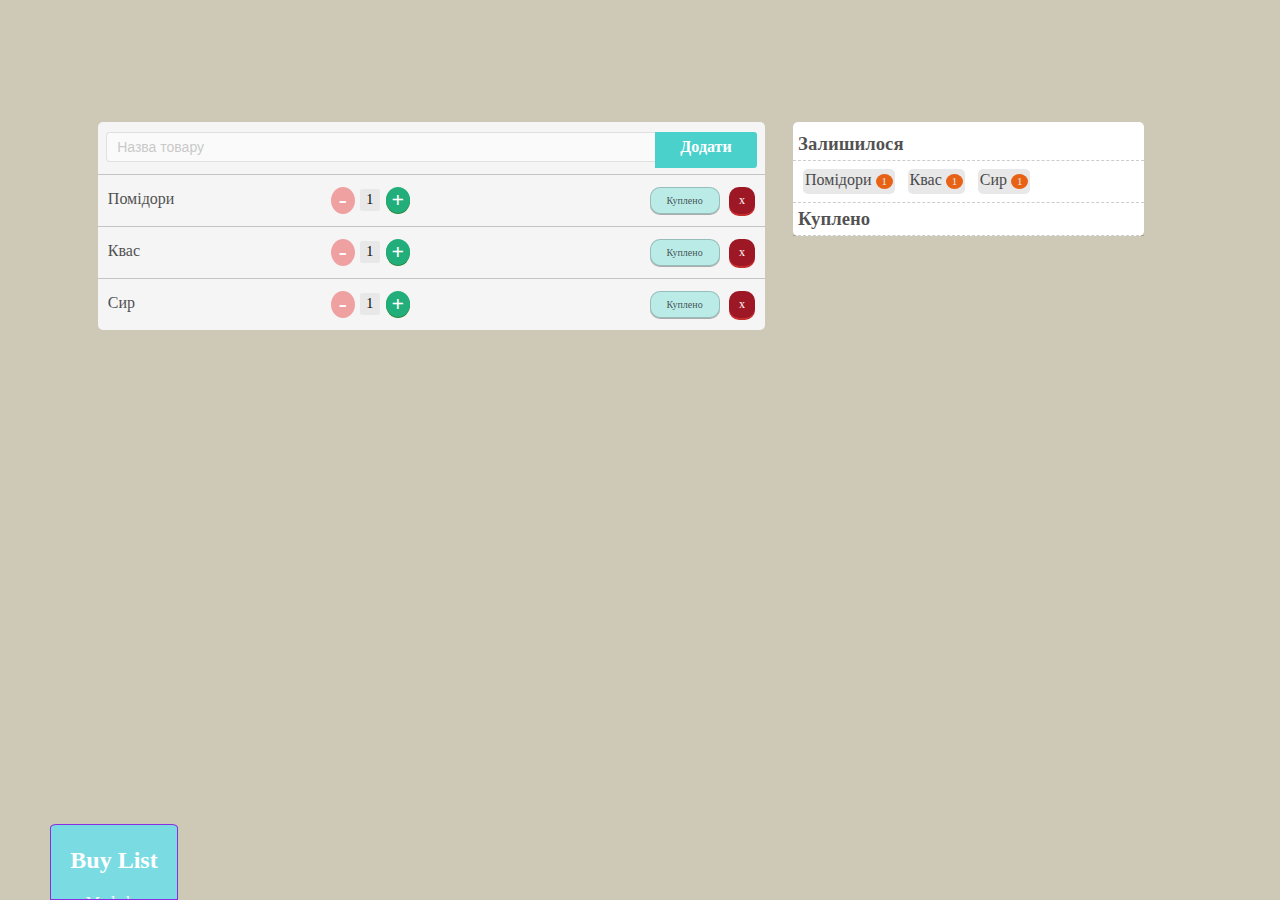
<file: 03Week/index.html>
<!DOCTYPE html>
<html lang="en">
<head>
    <meta charset="UTF-8">
    <meta name="viewport" content="width=device-width, initial-scale=1">
    <title>Buy List</title>
    <link rel="stylesheet" href="css/style.css">
</head>
<body>
<div class="external">
    <div class="leftside">
        <div class="list">
            <div class="find">
                <div class="add">
                    <div class="findplace">
                        <input class="findfield" type="text" placeholder="Назва товару" value="">
                    </div>
                    <div class="sumbit" data-tooltip="Add">
                        <div class="text">Додати</div>
                    </div>
                </div>
            </div>
            <div class="productlist">
                <div class="prodlist">
                    <div class="eachproduct">
                        <div class="change"><input class="changename" type="text" placeholder="Нова назва"></div>
                        <div class="name">Помідори</div>
                        <div class="amount">
                            <div class="minus" data-tooltip="Decrease">-</div>
                            <div class="amt"></div>
                            <div class="plus" data-tooltip="Increase">+</div>
                        </div>
                        <div class="state">
                            <div class="del" data-tooltip="Delete">x</div>
                            <div class="incart" data-tooltip="Bought">Куплено</div>
                            <div class="notincart" data-tooltip="Not bought">Не куплено</div>
                        </div>
                    </div>
                </div>
            </div>
        </div>
    </div>
    <div class="rightside">
        <div class="info">
            <div class="leftover">
                <div class="leftproducts">
                   <h3>Залишилося</h3>
                </div>
            </div>
            <div class="productlist">
                <div class="notbought">
                    <span class="selectedproduct">
                        <div class="title">Помідори</div>
                        <div class="circle"></div>
                    </span>
                </div>
            </div>
            <div class="bought">
                <div class="boughtproduct">
                    <h3>Куплено</h3>
                </div>
            </div>
            <div class="productlist">
                <div class="boughtproducts">
                    <span class="selectedproduct">
                        <div class="title">Помідори</div>
                        <div class="circle"></div>
                    </span>
                </div>
            </div>
        </div>
    </div>
</div>
    <div class="holder">
                <span class="list"><h2>Buy List</h2></span>
                <span class="author">Made by Oleksandr Humenyuk</span>
    </div>

<script type="text/javascript" src="js/jquery.js"></script>
<script type="text/javascript" src="js/main.js"></script>
<script type="text/javascript" src="js/buylist.js"></script>
</body>
</html>
</file>
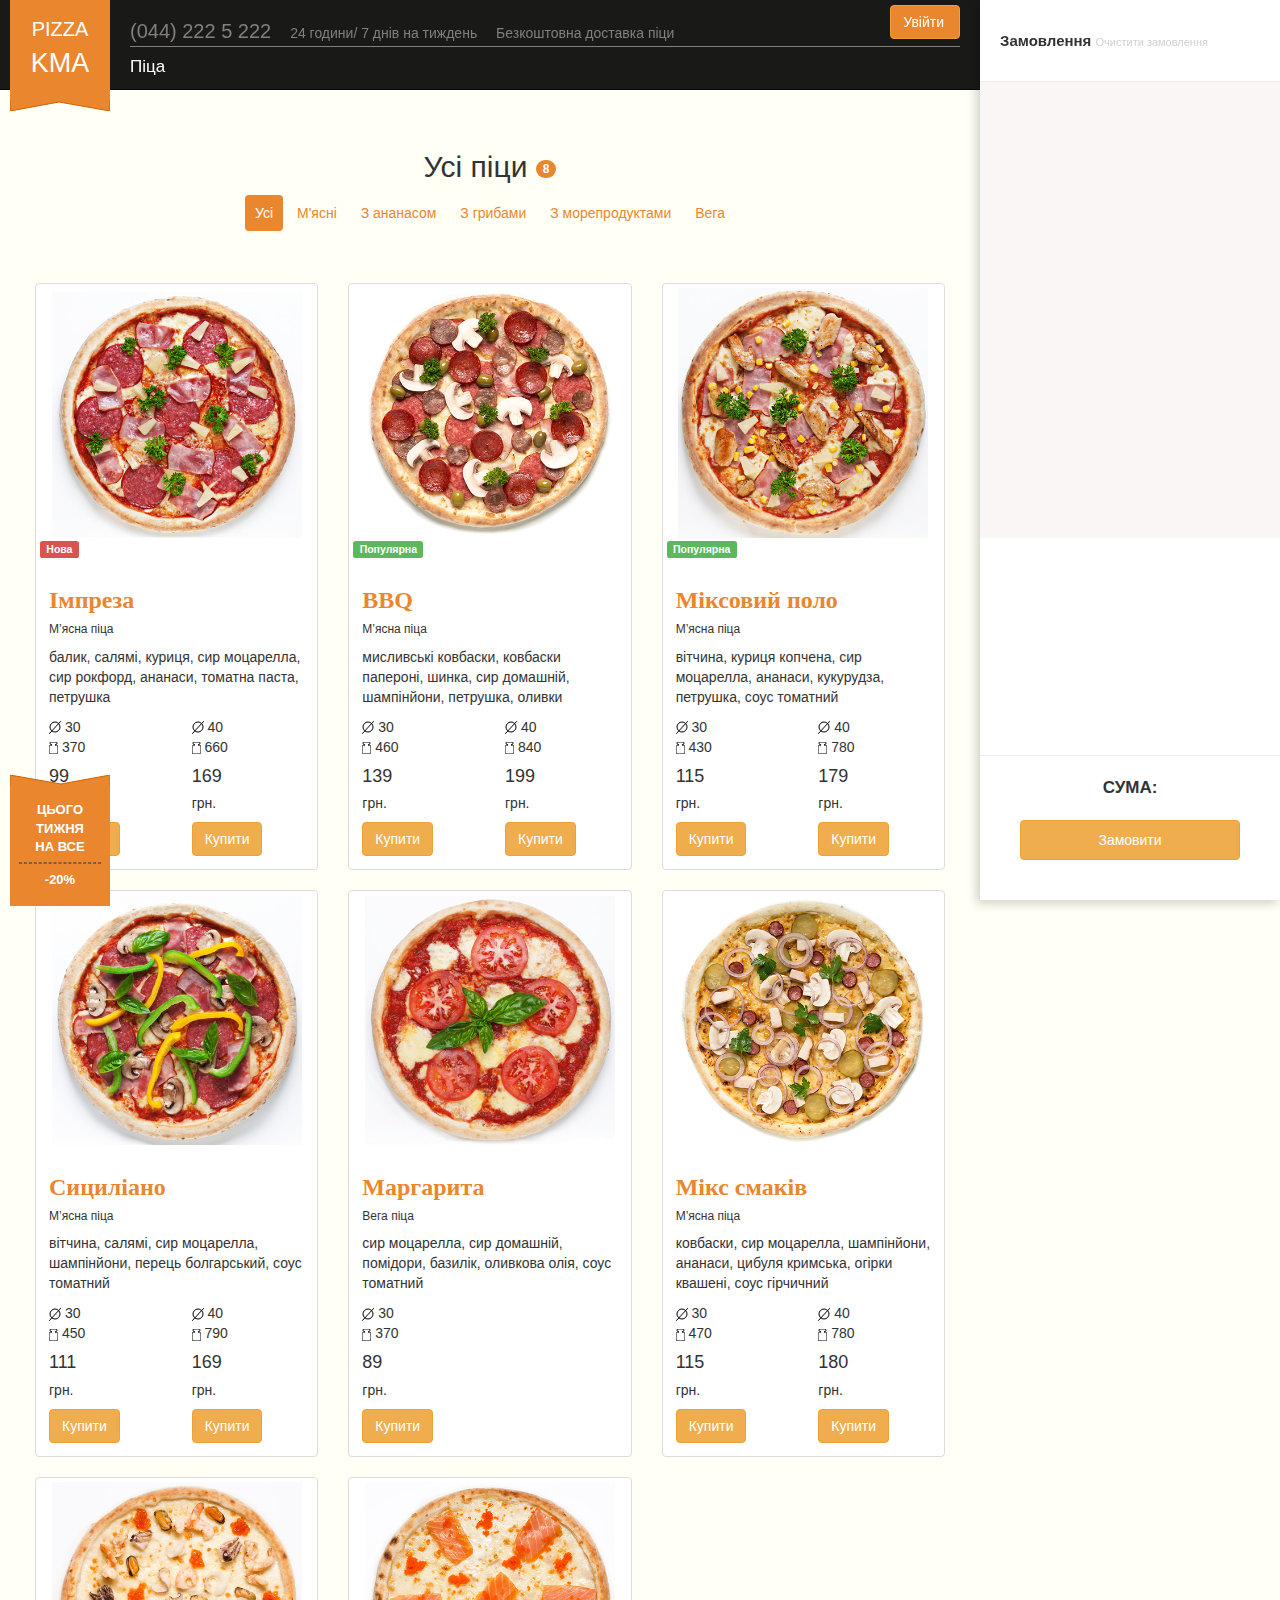
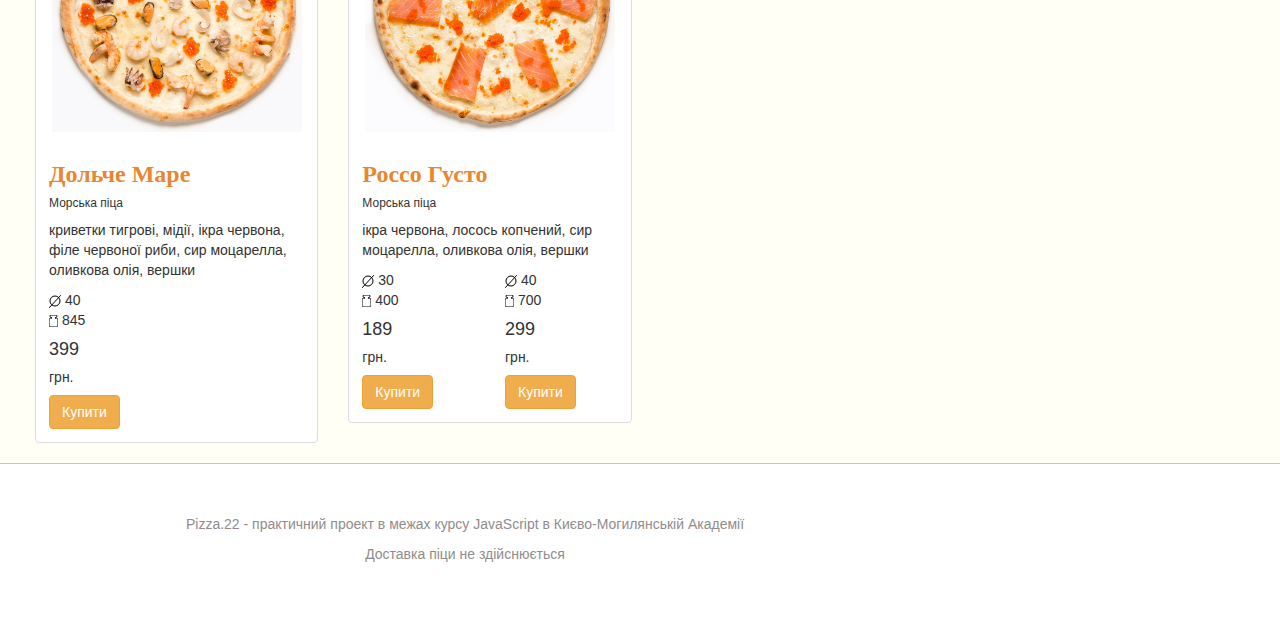
<file: 4week/www/index.html>
<!DOCTYPE html>
<html>
<head lang="en">
    <meta charset="UTF-8">
    <title>Київська піца</title>
    <!-- Bootsrap CSS -->
    <link rel="stylesheet" href="https://maxcdn.bootstrapcdn.com/bootstrap/3.3.6/css/bootstrap.min.css">

    <!-- LESS основний файл -->
    <link rel="stylesheet/less" type="text/css" href="assets/less/main.less" />
    
    <!--offline less compiler-->
    <link rel="stylesheet" type="text/css" href="assets/less/main.css" />
</head>
<body>

<div class="top-label">
    <div class="label-square">PIZZA <span>KMA<span></div>
    <img src="assets/images/discount.svg">
</div>

    <nav class="navbar navbar-inverse navbar-fixed-top navigation">
        <div class="ad-inform">
            <div class="visible-xs-inline-block visible-sm-inline-block visible-lg-inline-block visible-md-inline-block">(044) 222 5 222</div>
            <div class="visible-lg-inline-block visible-md-inline-block">24 години/ 7 днів на тиждень</div>
            <div class="visible-lg-inline-block">Безкоштовна доставка піци</div>
            <button class="btn btn-warning" type="submit">Увійти</button>
        </div>
        <div class="first-header-floor visible-lg-inline-block visible-md-inline-block">
            Піца
        </div>
    </nav>

<div class="container-fluid">
    <div class="main-content">
        <div class="pizzas-filters">
            <div class="title">
                <h2>
                <span id="type-title">Усі піци</span>
                <span class="badge">8</span>
                </h2>
            </div>
            <div class="pizza-type">
                <ul>
                    <li><a id="all" class="active" href="#">Усі</a></li>
                    <li><a id="meat" href="#">М'ясні</a></li>
                    <li><a id="pineapple" href="#">З ананасом</a></li>
                    <li><a id="mushroom" href="#">З грибами</a></li>
                    <li><a id="ocean" href="#">З морепродуктами</a></li>
                    <li><a id="tomato" href="#">Вега</a></li>
                </ul>
            </div>
        </div>

        <div class="row" id="pizza_list">
            
        </div>


    </div>
</div>

    <div class="panel-right">
        <div class="left-block">
            Замовлення
            <span class="badge"></span>
            <span id="cleanup">Очистити замовлення</span>
        </div>
        <div class="order-list">

            

        </div>
        <div class="buy-block">
            <div class="sum_price_text">
                СУМА: <span class="sum_price"></span>
            </div>
            <button class="btn btn-warning">Замовити</button>
        </div>
    </div>

<div class="footer">
    <p>Pizza.22 - практичний проект в межах курсу JavaScript в Києво-Могилянській Академії</p>
    <p>Доставка піци не здійснюється</p>
</div>

<div class="bottom-label">
    <img src="assets/images/discount.svg">
    <div class="label-square">
        ЦЬОГО<br>ТИЖНЯ<br>НА ВСЕ<br><hr>-20%
    </div>
</div>

<script type="text/javascript" src="https://code.jquery.com/jquery-3.5.0.min.js"> </script>
<script src="https://maxcdn.bootstrapcdn.com/bootstrap/3.3.6/js/bootstrap.min.js"></script>
<script type="text/javascript"  src="assets/js/main.js"> </script>
</body>
</html>
</file>
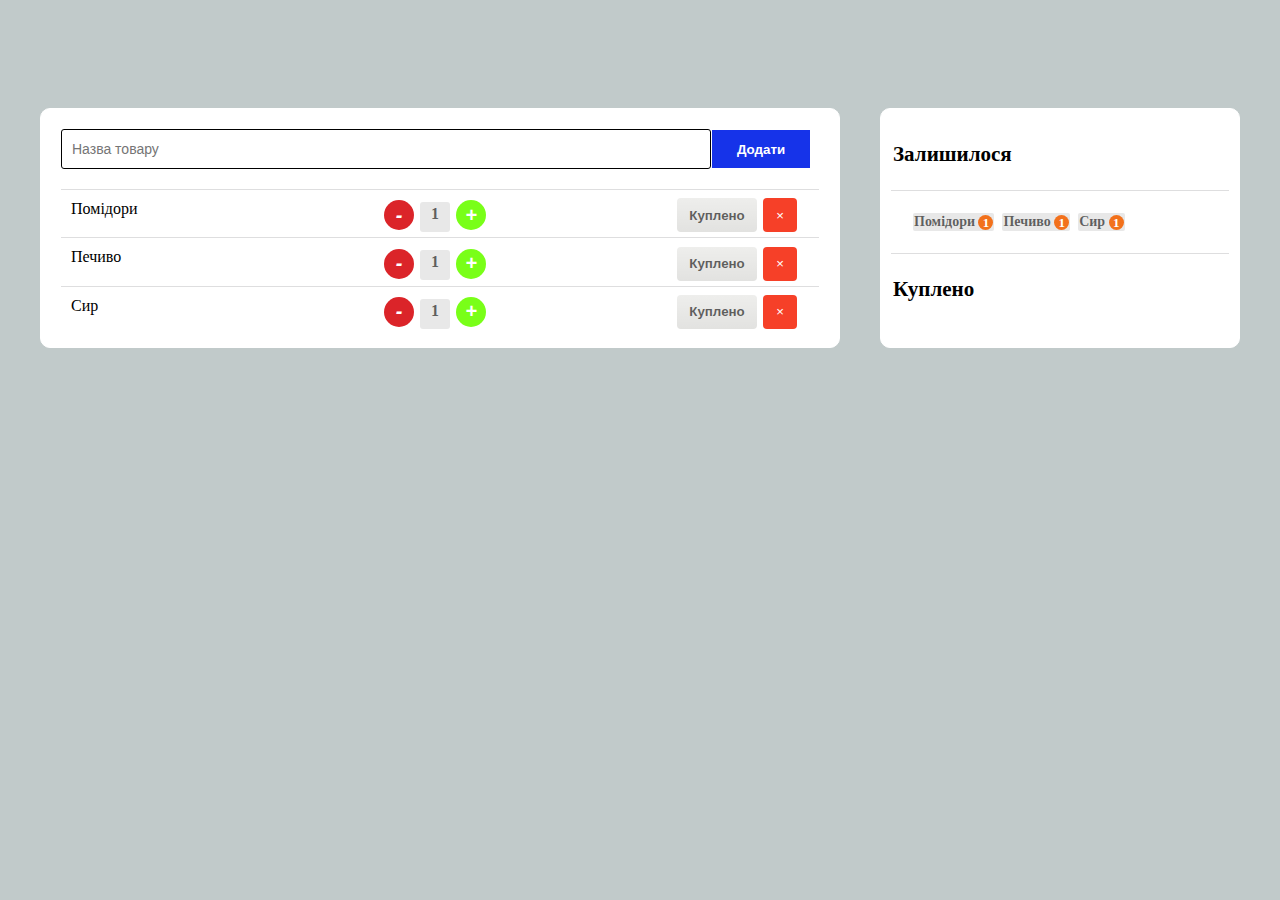
<file: 01_Week/Humenyuk1.html>
<!DOCTYPE html>
	<html>
		<head>
			<meta charset="UTF-8">
			<title>BuyList</title>
			<link rel="stylesheet" href="css/style.css">
		</head>
		<body>
	<div class="external">
		<div class="tog">
			<div class="left">
				<div class="list">
					<div class="uppbar">
					<div class="find">
						<input class="findfield" type="text" placeholder="Назва товару"> 
						<button class="addbutton">Додати</button>
					</div>
				</div>
				<div class="products">
				<div class="prodlist">
					<div class="name">
						<span class="prodname">Помідори</span>
					</div>
					<div class="amount">
						<button class="minus">
							<i class="icon"> -
							</i>
						</button>
						<span class="label">1</span>
						<button class="plus">
							<i class="icon">+</i>
						</button>
					</div>
					<div class="state">
						<button class="statebutton">Куплено</button>
						<button class="del">
							<i class="cross">&times;</i>
						</button>
					</div>
				</div>
				<div class="prodlist">
					<div class="name">
						<span class="prodname">Печиво</span>
					</div>
					<div class="amount">
						<button class="minus">
							<i class="icon"> -
							</i>
						</button>
						<span class="label">1</span>
						<button class="plus">
							<i class="icon">+</i>
						</button>
					</div>
					<div class="state">
						<button class="statebutton">Куплено</button>
						<button class="del">
							<i class="cross">&times;</i>
						</button>
					</div>
				</div>
				<div class="prodlist">
					<div class="name">
						<span class="prodname">Сир</span>
					</div>
					<div class="amount">
						<button class="minus">
							<i class="icon"> -
							</i>
						</button>
						<span class="label">1</span>
						<button class="plus">
							<i class="icon">+</i>
						</button>
					</div>
					<div class="state">
						<button class="statebutton">Куплено</button>
						<button class="del">
							<i class="cross">&times;</i>
						</button>
					</div>
				</div>
			</div>
		</div>
	</div>
		<div class="right">
			<div class="info">
				<div class="prodinfo">
					<h3>Залишилося</h3>
				</div>
				
					<div class="prodstat">
						<span class="labelstat">
							<span class="title">Помідори</span>
							<span class="circle">1</span>
						</span>
						<span class="labelstat">
							<span class="title">Печиво</span>
							<span class="circle">1</span>
						</span>
						<span class="labelstat">
							<span class="title">Сир</span>
							<span class="circle">1</span>
						</span>
					</div>
				
				<div class="prodinfo">
					<h3>Куплено</h3>
				</div>
				<div class="ui segment">
					<div class="stats-bought">
						
					</div>
				</div>
			</div>
		</div>
</div>
</body>
	</html>
</file>
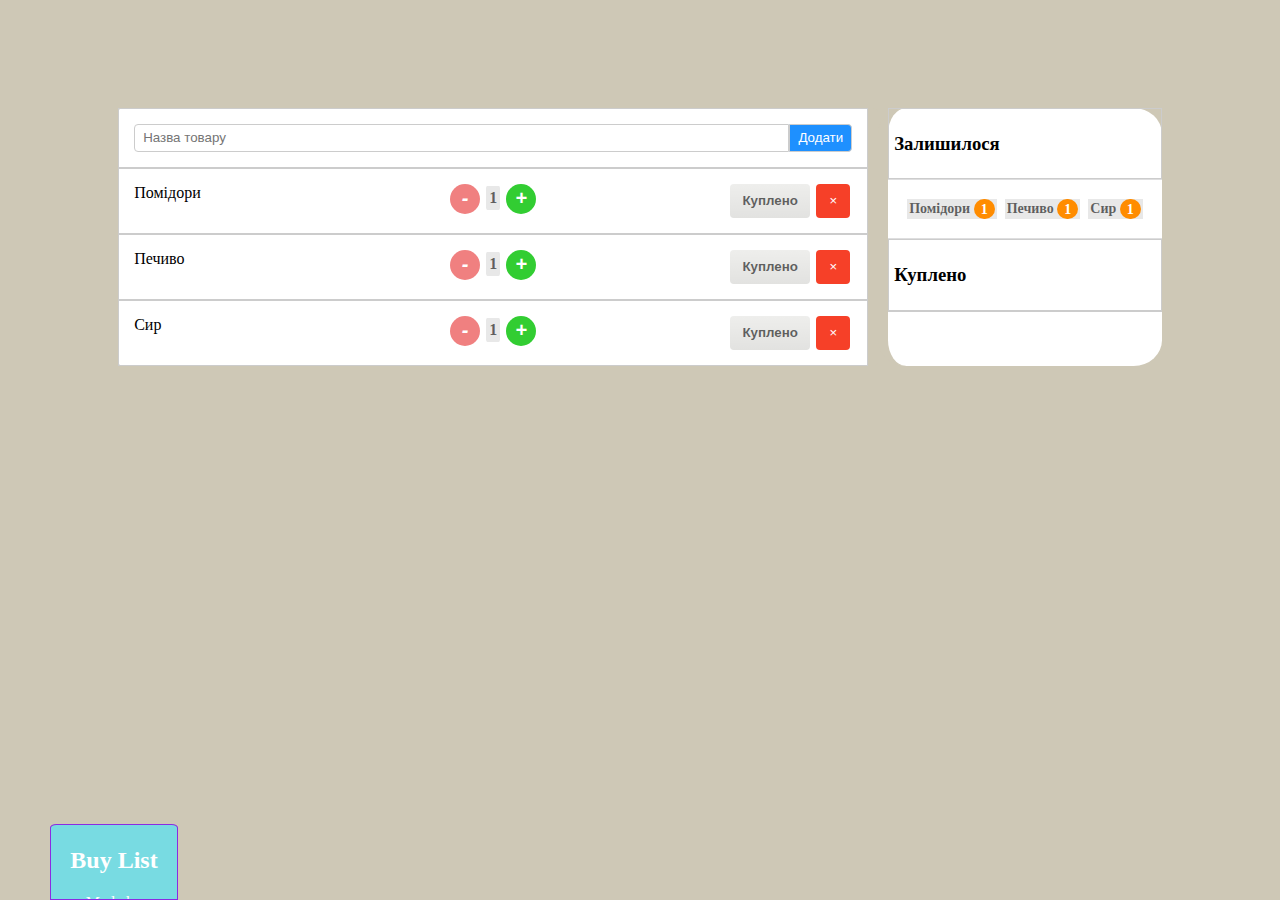
<file: 02_Week/Humenyuk1.html>
<!DOCTYPE html>
	<html>
		<head>
			<meta charset="UTF-8">
			<title>BuyList</title>
			<link rel="stylesheet" href="css/style.css">
		</head>
		<body>
	<div class="external">	
			<div class="left">
				<!--<div class="list">-->			
					<div class="find">
						<input class="findfield" type="text" placeholder="Назва товару"> 
						<button class="addbutton">Додати</button>
					</div>
				<div class="prodlist">
					<div class="name">
						<span class="prodname">Помідори</span>
					</div>
					<div class="amount">
						<div class="tooltip">
						<button class="minus">
							<i class="icon">-</i>
							<span class="tooltiptext">Decrease amount</span>
						</button>
					</div>
						<span class="label">1</span>
						<div class="tooltip">
						<button class="plus">
							<i class="icon">+</i>
							<span class="tooltiptext">Increase amount</span>
						</button>
						</div>
					</div>
					
					 <div class = "state">
                        <div class="tooltip">
                            <button class = "statebutton">Куплено</button>
                            <span class="tooltiptext">Buy</span>
                        </div>
                        <div class="tooltip">
                            <button class = "del"><i class="cross">&times;</i></button>
                            <span class="tooltiptext">Delete</span>
                        </div>
                    </div>
				</div>

			<div class="prodlist">
					<div class="name">
						<span class="prodname">Печиво</span>
					</div>
					<div class="amount">
						<div class="tooltip">
						<button class="minus">
							<i class="icon">-</i>
							<span class="tooltiptext">Decrease amount</span>
						</button>
					</div>
						<span class="label">1</span>
						<div class="tooltip">
						<button class="plus">
							<i class="icon">+</i>
							<span class="tooltiptext">Increase amount</span>
						</button>
						</div>
					</div>
					
					 <div class = "state">
                        <div class="tooltip">
                            <button class = "statebutton">Куплено</button>
                            <span class="tooltiptext">Buy</span>
                        </div>
                        <div class="tooltip">
                            <button class = "del"><i class="cross">&times;</i></button>
                            <span class="tooltiptext">Delete</span>
                        </div>
                    </div>
				</div>

			<div class="prodlist">
					<div class="name">
						<span class="prodname">Сир</span>
					</div>
					<div class="amount">
						<div class="tooltip">
						<button class="minus">
							<i class="icon">-</i>
							<span class="tooltiptext">Decrease amount</span>
						</button>
					</div>
						<span class="label">1</span>
						<div class="tooltip">
						<button class="plus">
							<i class="icon">+</i>
							<span class="tooltiptext">Increase amount</span>
						</button>
						</div>
					</div>
					
					 <div class = "state">
                        <div class="tooltip">
                            <button class = "statebutton">Куплено</button>
                            <span class="tooltiptext">Buy</span>
                        </div>
                        <div class="tooltip">
                            <button class = "del"><i class="cross">&times;</i></button>
                            <span class="tooltiptext">Delete</span>
                        </div>
                    </div>
				</div>

			<!--</div>-->
		</div>
	
		<div class="right">
			<div class="info">
				<div class="prodinfo">
					<h3>Залишилося</h3>
				</div>
				
					<div class="prodstat">
						<span class="labelstat">
							<span class="title">Помідори</span>
							<span class="circle">1</span>
						</span>
						<span class="labelstat">
							<span class="title">Печиво</span>
							<span class="circle">1</span>
						</span>
						<span class="labelstat">
							<span class="title">Сир</span>
							<span class="circle">1</span>
						</span>
					</div>
				
				<div class="prodinfo">
					<h3>Куплено</h3>
				</div>
				<div class="uisegment">
					<div class="stats-bought">
						
					</div>
				</div>
			</div>
		</div>
			<div class="holder">
				<span class="list"><h2>Buy List</h2></span>
				<span class="author">Made by Oleksandr Humenyuk</span>
			</div>
	</div>
</body>
	</html>
</file>
<file: 03Week/css/style.css>
html {
    height: 100%;
    position: relative;
}
body {
    background-color: #CEC8B6;
    height: 90%;
}
div {
    display: block;
}
* {
    box-sizing: inherit;
}

.external {
    padding-top: 100px;
    margin-bottom: 55px;
    width: 100%;
    min-height: 480px;
    display: block;
    overflow: auto;
    
}

.leftside, .rightside {
    width: 55%;
    box-sizing: border-box;
    float: left;
    padding: 14px;
}

.leftside {
    margin-left: 6%;
}

.rightside {
    width: 30%;
    margin-right: 6%;
}
/*left*/
.list {
    background-color: #F5F5F5;
    padding: 6px 0;
    width: 100%;
    border-radius: 5px;
}

.find{
    width: 100%;
    height: 40px;
    position: relative;
}

.add{
    display: inline-flex;
    top: 10%;
    right: 0%;
    left: 0%;
    position: absolute;
    margin: auto;
    width: 97.5%;
    height: 100%;
}

.findplace {
    width: 90%;
    height: 75%;
}

input {
    width: 100%;
    height: 100%;
    padding-left: 10px;
    opacity: 0.5;
    border: 1px solid rgba(0, 0, 0, 0.2);
    border-top-left-radius: 4px;
    border-bottom-left-radius: 4px;
    border-right: none;
   
}

input::placeholder {
    font-size: 14px;
    margin-left: 2px;
    opacity: 0.7;
    font-weight: 100;
}

input:focus::placeholder {
    opacity: 1;
    color: black;
}

.sumbit {
    width: 108px;
    height: 74%;
    z-index: 4;
    border-top-right-radius: 3px;
    border-bottom-right-radius: 3px;
    text-align: center;
    position: relative;
    background-color: rgb(72, 209, 204);
    box-shadow: 0 6px 0 0 rgb(72 209, 204);
}

.sumbit:hover {
    background-color: rgb(28, 172, 120);
    cursor: pointer;
}

.sumbit:active {
    background-color: rgb(52, 201, 36);
}

.sumbit:after {
    content: attr(data-tooltip);
    background-color: rgb(72, 209, 204);
    transition: all .5s ease;
    color: #ffffff;
    border-radius: 10px;
    visibility: hidden;
    opacity: 0;
    width: 80%;
    height: 0px;
    position: absolute;
    top: 0px;
    left: 10px;
   
}

.sumbit:hover:after {
    visibility: inherit;
    opacity: 1;
    width: 90%;
    height: 35px;
    top: -37px;
    left: 5px;
}

.text {
    font-weight: bold;
    font-size: 16px;
    color: #ffffff;
    position: absolute;
    top: 20%;
    bottom: 0;
    right: 0;
    left: 0;
    margin: auto;
}

.productlist {
    display: none;
}

.prodlist {
    border-top: 1px solid rgba(0, 0, 0, 0.2);
    width: 100%;
    height: auto;
    margin-top: 6px;
    position: relative;
    box-sizing: border-box;
    display: inline-flex;
}

.eachproduct {
    width: 100%;
    padding: 6px 10px;
    box-sizing: border-box;
}

.name {
    width: 34%;
    font-weight: normal;
    font-style: normal;
    opacity: 0.7;
    color: black;
    display: inline-block;
}

.change {
     display: none;
    width: 30%;
    font-weight: normal;
    font-style: normal;
    opacity: 0.5;
    color: black;
   
}

input.changename {
    width: 40%;
    height: 100%;
    border: 1px solid rgba(0, 0, 0, 0.6);
    border-radius: 4px;
}

.amount {
    display: inline-block;
    width: 80px;
    margin-left: -1px;
    padding-bottom: 23px;
   
}

.minus {
    background-color: rgb(239, 158, 158);
    width: 24px;
    margin-top: 6px;
    border-radius: 100%;
    position: absolute;
    text-align: center;
    font-size: 24px;
    font-weight: bold;
    color: #ffffff;
  
}

.minus:hover {
    cursor: pointer;
}

.minus:before {
    content: attr(data-tooltip);
    background-color: rgb(213, 26, 57);
    color: #ffffff;
    width: 50px;
    height: 10px;
    border-radius: 10px;
    position: absolute;
    top: 0;
    left: -20px;
    visibility: hidden;
    opacity: 0;
    transition: all .8s ease;
    z-index: 10;
    font-size: 16px;
    font-weight: normal;
}

.minus:hover:before {
    visibility: inherit;
    opacity: 1;
    width: 80px;
    height: 36px;
    top: -40px;
    left: -28px;
}

.amt {
    background-color: rgb(232, 232, 232);
    width: 20px;
    text-align: center;
    padding: 3px;
    border-radius: 10%;
    margin-left: 28.8px;
    margin-top: 8px;
    position: absolute;
    color: #000000;
    font-weight: normal;
    font-size: 14px;
}

.plus {
    background-color: rgb(28, 172, 120);
    width: 24px;
    margin-top: 6px;
    margin-left: 55px;
    border-radius: 100%;
    box-shadow: 0 1px 0 0 rgb(35, 130, 50);
    font-size: 22px;
    font-weight: bold;
    color: #ffffff;
    text-align: center;
    position: absolute;
}

.plus:hover {
    background-color: rgb(33, 163, 54);
    cursor: pointer;
}

.plus:active {
    background-color: rgb(50, 205, 50);
}

.plus:before {
    content: attr(data-tooltip);
    background-color: rgb(28, 172, 120);
    color: #ffffff;
    width: 50px;
    height: 10px;
    border-radius: 10px;
    position: absolute;
    top: 0px;
    left: -10px;
    visibility: hidden;
    opacity: 0;
    transition: all .8s ease;
    font-size: 16px;
    font-weight: normal;
}

.plus:hover:before {
    visibility: inherit;
    opacity: 1;
    width: 80px;
    height: 36px;
    top: -40px;
    left: -25px;
}

.state {
    width: 29%;
    float: right;
    display: inline-block;
}

.incart {
    background-color: rgb(48, 213, 200, 0.3);
    border-radius: 10px;
    border: 1px solid rgba(0, 0, 0, 0.2);
    box-shadow: 0 1px 0 0 darkgray;
    float: right;
    padding: 7px 16px;
    margin-top: 6px;
    color: rgba(0, 0, 0, 0.7);
    font-size: 10px;
    position: relative;
    text-align: center;
}

.incart:hover {
    background-color: rgb(69,206,162,0.3);
    cursor: pointer;
}

.incart:active {
    background-color: darkgray;
}

.incart:before {

    content: attr(data-tooltip);
    background-color: rgb(48, 186, 143);
    color: #ffffff;
    width: 50px;
    height: 10px;
    border-radius: 10px;
    position: absolute;
    top: -12px;
    left: 5px;
    z-index: 10;
    visibility: hidden;
    opacity: 0;
    transition: all .8s ease;
    font-size: 14px;
    font-weight: normal;
}

.incart:hover:before {
    visibility: inherit;
    opacity: 1;
    width: 90px;
    height: 36px;
    top: -40px;
    left: -10px;
}

.del {
    background-color: rgb(155, 17, 30);
    padding: 6px 10px;
    border-radius: 10px;
    text-align: center;
    font-size: 12px;
    float: right;
    box-shadow: 0 2px 0 0 rgb(199, 40, 40);
    margin-top: 6px;
    margin-left: 5%;
    color: #ffffff;
    position: relative;
}

.del:hover {
    background-color: rgb(219, 40, 40);
    cursor: pointer;
}

.del:active {
    background-color: rgb(199, 40, 40);
}

.del:before {
    content: attr(data-tooltip);
    background-color: rgb(204, 51, 51);
    font-weight: 300;
    color: #ffffff;
    width: 50px;
    height: 10px;
    border-radius: 10px;
    position: absolute;
    top: -11px;
    left: -20px;
    z-index: 10;
    visibility: hidden;
    opacity: 0;
    transition: all .8s ease;
    font-size: 14px;
    
}

.del:hover:before {
    visibility: inherit;
    opacity: 1;
    width: 80px;
    height: 36px;
    top: -39px;
    left: -35px;
}

.notincart {
    background-color: rgb(179, 40, 81);
    border-radius: 5px;
    border: 1px solid rgba(0, 0, 0, 0.2);
    box-shadow: 0 1px 0 0 darkgray;
    float: right;
    padding: 7px 16px;
    margin-top: 6px;
    color: rgba(0, 0, 0, 0.7);
    font-size: 10px;
    position: relative;
    text-align: center;
    display: none;
}

.notincart:hover {
    background-color: rgb(222,93,131);
    cursor: pointer;
}

.notincart:active {
    background-color: darkgray;
}

.notincart:before {
    content: attr(data-tooltip);
    background-color: rgb(169, 32, 62);
    color: #ffffff;
    width: 75px;
    height: 10px;
    border-radius: 10px;
    position: absolute;
    top: 15px;
    left: 5px;
    z-index: 10;
    visibility: hidden;
    opacity: 0;
    font-size: 14px;
    font-weight: normal;
    transition: all .8s ease;
}

.notincart:hover:before {
    visibility: inherit;
    opacity: 1;
    width: 105px;
    height: 36px;
    top: -40px;
    left: -10px;
}
/*Right*/
.info {
    background-color: #ffffff;
    border-radius: 5px;
    box-sizing: border-box;
    padding-top: 6px;
    padding-left: 0;
    padding-right: 0;
    width: 100%;
 
}

.leftover {
    width: 100%;
    height: 30px;
    position: relative;
}

.leftproducts {
    width: 100%;
    height: 40px;
    position: relative;
}

h3 {
    color: rgba(0, 0, 0, 0.70);
    margin: 0;
    padding: 5px;
}

.info > .productlist {
    margin-top: 2px;
    border-top: 1px dashed rgba(0, 0, 10, 0.2);
    border-bottom: 1px dashed rgba(0, 0, 10, 0.2);
}

.info > .productlist:last-child {
    border-bottom: none;
}

.notbought {
    box-sizing: border-box;
    padding: 8px 3px 3px 10px;
    display: inline-block;
}

.selectedproduct{
    display: inline-block;
    height: 25px;
    padding: 2px 2px;
    margin-bottom: 5px;
    border-radius: 5px;
    color: rgb(70, 70, 70);
    background-color: rgb(232, 232, 232);
}

.title {
    display: inline-block;
}

.circle {
    color: rgb(232, 232, 232);
    background-color: rgb(232, 94, 15);
    width: 17px;
    height: 15px;
    border-radius: 100%;
    display: inline-flex;
 
    font-size: 11px;
    font-weight: 100;
    padding-top: 1px;
    padding-left: 6px;
}

.bought {
    width: 100%;
    height: 30px;
    position: relative;
}

.boughtproduct {
    width: 100%;
    height: 40px;
    position: relative;
}

.boughtproducts {
    padding: 7px 3px 2px 10px;
    box-sizing: border-box;
    display: inline-block;
}

.boughtproducts > .selectedproduct > .title {
    text-decoration: line-through;
}

.boughtproducts > .selectedproduct > .circle {
    text-decoration: line-through;
}
/*Badge*/
.holder {
    overflow: hidden;
    position: absolute;
    bottom: 0px;
    left: 50px;
    color: #FFF;
    background: #78DBE2;
    padding: 2px 3px;
    text-align: center;
    border: 1px solid #8A2BE2;
    border-radius: 5%;
    border-bottom-right-radius: 0;
    border-bottom-left-radius: 0;
    width:  120px;
    height: 70px;
    transition: all 1s  ease;

}

.holder:hover {
    overflow: hidden;
    background: #90EE90;
    height: 120px;
    color:#20155E;
}

@media print {
    .list {
    display: none;
}
</file>
<file: 4week/www/assets/less/main.css>
.pizza-card{
	min-width:280px
}
.pizza-card img{
	max-width:250px
}
.pizza-card .pizza-label{
	position:absolute;
	top:-35px;
	right:0
	}
.pizza-card h3{
	color:#EA862E;
	background-color:#fff;
	font-family:serif;
	font-weight:700
}
.pizza-card .type{
	color:#DBD6D6
}
.pizza-card .large-pizza,.pizza-card .small-pizza{
	text-align:center;
}
.pizza-card .large-pizza img,.pizza-card .small-pizza img{
	margin-right:5px;
}
.pizza-card .price h2{
	margin-bottom:0
}
*{
	font-family:Arial,Helvetica,sans-serif
}
body{
	background-color:#FFFFF5
}
.main-content{margin-top:100px;margin-right:320px;margin-left:20px;min-height:400px!important}.navigation{min-height:90px;background-color:rgba(0,0,0,.9);padding-left:130px;padding-right:320px}.navigation button{float:right;margin-top:-12px;background-color:#EA862E}.ad-inform{padding-top:17px;border-bottom:1px solid #827F7C;margin-bottom:8px;color:#827F7C}.ad-inform :first-child{font-size:20px}.ad-inform *{padding-right:15px}@media only screen and (max-width:710px){.ad-inform :first-child{font-size:17px}.ad-inform button{margin-top:8px}}.first-header-floor{color:#fff;font-size:17px}.pizzas-filters{margin-top:150px;margin-bottom:40px}.pizzas-filters h2{text-align:center}.badge{background-color:#EA862E}.pizza-type>ul{list-style:none;margin:20px 0 10px 0;padding:0;text-align:center}.pizza-type>ul li{display:inline-block;cursor:pointer;padding-bottom:20px}.pizza-type>ul li a{color:#EA862E;text-decoration:none;padding:10px}.pizza-type>ul li :hover{background-color:#F0EDED;border-radius:3px}.pizza-type>ul li .active{background-color:#EA862E;color:#fff;border-radius:4px}.footer{border-top:1px solid #C8C2C2;width:100%;padding-bottom:50px;padding-top:50px;padding-right:350px;background-color:#fff}.footer p{text-align:center;color:#918C8C}.bottom-label,.top-label{position:fixed;z-index:999999;text-align:center}.top-label{top:0;left:10px}.top-label img{-webkit-transform:rotate(180deg);transform:rotate(180deg)}.label-square{width:100px;height:100px;background-color:#EA862E;margin:0 0 -6px 0;color:#fff;font-size:20px;padding-top:15px}.label-square span{font-size:27px}.bottom-label{bottom:0;left:10px}.bottom-label .label-square{font-size:13px;font-weight:bolder;height:120px}.bottom-label .label-square hr{border:1px dashed #825D38;margin-top:5px;margin-bottom:7px;width:80%}.bottom-label img{margin-bottom:-6px}.panel-right{position:fixed;top:0;bottom:0;right:0;width:300px;height:100%;background-color:#fff;z-index:99999;box-shadow:rgba(0,0,0,.2) -3px 3px 10px}.panel-right .price.label{padding-left:0!important}.panel-right .pizza-ordered-card{position:relative;padding:20px 61px 10px 24px;height:120px;border-bottom:1px solid #F2EDED}.panel-right .pizza-ordered-card .btn-circle{height:30px;width:30px;border-radius:50%}.panel-right .pizza-ordered-card .pizza-header{margin-bottom:10px}.panel-right .pizza-ordered-card .pizza-header h4{margin:0;padding:0;color:#EA862E}.panel-right .pizza-ordered-card .pizza-header .pizza-attribute img:nth-of-type(2){margin-left:20px}.panel-right .pizza-ordered-card .pizza-header .pizza-attribute img{margin-right:3px}.panel-right .pizza-ordered-card .btn-delete{float:right}.panel-right .pizza-ordered-card .label{color:#000;font-size:14px}.panel-right .pizza-ordered-card .pizza-image{height:100px;width:100px;position:absolute;top:10px;right:-50px}.panel-right .pizza-ordered-card .pizza-image img{width:100%;height:100%}.left-block{padding-left:20px;padding-top:30px;padding-bottom:30px;font-size:15px;font-weight:700;border-bottom:1px solid #F2EDED}.left-block :last-child{font-size:11px;font-weight:400;color:#D6CFCF;cursor:pointer}.left-block .badge{margin-right:20px}.order-list{background-color:#FBF6F6;height:456px;overflow-y:auto;overflow-x:hidden}.buy-block{position:absolute;bottom:0;background-color:#fff;border-top:1px solid #F2EDED}.buy-block button{width:220px;height:40px;margin:40px;margin-top:20px}.buy-block .sum_price_text{font-size:17px;font-weight:700;margin-top:20px;text-align:center}.form-description{font-size:20px;margin-bottom:10px}.order-page{margin-top:150px}.next-step-button{float:right;margin-bottom:10px;width:100px}.order-mode #cleanup,.order-mode .order-text button{display:none}.bs-callout{margin:0;margin-bottom:20px;padding:15px 30px 15px 15px;border-left:5px solid #EA862E}.bs-callout h4{margin-top:0}.bs-callout p:last-child{margin-bottom:0}.bs-callout .highlight,.bs-callout code{background-color:#fff}.bs-callout-warning{background-color:#F6EFDE;border-color:#EA862E;border-radius:5px}.address-help-block,.name-help-block,.telephone-help-block{font-size:11px;color:#F31F1F}#googleMap{height:250px;margin-bottom:50px;margin-top:30px}
</file>
<file: 01_Week/css/style.css>
body{
	height: 100%;
	background: #C1CACA;
}
.external{
	display: block;
	width: 1200px;
	height:220px;
	margin: auto;
	padding-top:100px;
}
.tog{
	margin: auto;
	display: flex;
    flex-wrap: wrap;
    justify-content: space-between;
    padding: 0;
}

.left,.right{
	display: inline-block;
	box-sizing: border-box;
	border: 1px solid white;
	border-radius:10px;
	background-color: #fff;
	padding: 10px;
}
.left{
	width:800px;
	height: 240px;
	margin-top: 0;
	margin-bottom: 0;
	

}
.right{
	display: inline-block;
	width:360px;
	height: 240px;

}
.uppbar{
	max-width:100%;
	position: relative;
	padding: 10px;
}
.find{
	display: flex;
}
.addbar{
	
	display:flex;
}
.addbutton{
	display: flex;
	background: #1633E9;
	align-items: center;
	font-weight: 800;
	text-decoration: none;
	color:white;
	box-sizing: border-box;
	border:1px solid white;
	
}
.findfield{
	position: relative;
	padding: 10px;
	color:#DBD7D2;
	font-weight: 400;
	box-sizing: border-box;
	border:1px solid black;
	border-radius: 3px;
	font-size: 14px;
	color: white;
	width: 650px;
}
.findfield, .addbutton{
	display: inline-block;
}
.addbutton{
	width: 100px;
	height:40px;
}
.products{
	padding: 10px;
}
.prodlist{
	border-top: 1px solid rgba(34,36,38,.15);
}
.name{
	padding: 10px;
	width:195px;
	height: 24px;
	position: relative;
	display: inline-block;
	vertical-align: top;
}
.prodname{
	font-size: 16px;
}
.amount{
	position: relative;
	display: inline-block;
	font-size:16px;
	width: 290px;
	padding: 10px 10px 0px 10px;
	text-align: center;
}
.minus{
	background-color: #DB2429;
	color:#FFF;
}
.plus{
	background-color: #79FF18;
	color:#FFF;
}
.minus,.plus{
	display: inline-block;
	border:none;
	vertical-align: middle;
	text-align: center;
	font-weight: 700;
	text-decoration: none;
	box-sizing: border-box;
	width: 30px;
	height: 30px;
	border-radius: 50%;

}
.icon{
	font-weight: 700;
	font-size:20px;
}
.label{
	box-sizing: border-box;
	width: 30px;
	height: 30px;
	margin:2px;
	display: inline-block;
	vertical-align: baseline;
	background-color: #E8E8E8;
	padding: 3px 3px;
	font-weight: 700;
	border-radius: 10%;
	color: rgba(0,0,0,.6);
}
.state{
	padding: 5px;
	width:200px;
	display: inline-block;
	text-align: right;
}
.statebutton{
	floar:right;
	background: linear-gradient(transparent,rgba(0,0,0,.05)) #EEEEEC;
	display: inline-block;
	border:none;
	vertical-align: middle;
	color:rgba(0,0,0,.6);
	margin: 0px 2px 0px 0px;
	padding: 2px;
	border-radius: 4px;
	font-weight:700;
	width: 80px;
	height:34px;
	padding: 5px;
}
.del{
	background-color: #F64028;
	color:#FFF;
	border:none;
	width:34px;
	height:34px;
	vertical-align: middle;
	margin: 0px 2px 0px 0px;
	text-align: center;
	border-radius: 4px;
}
.prodinfo{
	position: relative;
	background:#FFF;
	padding: 2px;
	font-size:18px;
	font-weight: 700;
}
.labelstat{
	position: relative;
	display: inline-block;
    vertical-align: baseline;
    margin: 2px;
    background-color: #E8E8E8;
    padding: 1px; 
    color: rgba(0,0,0,.6);
    text-transform: none;
    font-weight: 700;
    border: 0 solid ;
    border-radius: 2px;
    font-size: 14px;
}
.prodstat{
border-top: 1px solid rgba(34,36,38,.15);
border-bottom: 1px solid rgba(34,36,38,.15);
padding:20px;
}
.circle{
	color:#FFF;
	background-color: #F2711C;
	display: inline-block;
	border:none;
	vertical-align: middle;
	text-align: center;
	font-weight: 700;
	font-size: 13px;
	text-decoration: none;
	box-sizing: border-box;
	width: 15px;
	height: 15px;
	border-radius: 50%;
}
</file>
<file: 02_Week/css/style.css>
body {
    background-color: #CEC8B6;
}

.external {
    display: flex;
    flex-direction: row;
    justify-content: center;
    flex-wrap: wrap;
    padding-top: 100px;
}

.left {
    background-color: #FFF;
    border-radius: .3em;
    width: 750px;
    border-right: 10px solid #CEC8B6;

}

.find{
    display: flex;
    flex-direction: row;
    justify-content: space-between;
    border: 1px solid #CCC;
    padding: 15px;
}

input {
    padding: .4em .6em;
    border: 1px solid #CCC;
    border-radius: .3em;
    flex: 1 0 auto;
    border-top-right-radius: 0;
    border-bottom-right-radius: 0;

}

.addbutton {
    background-color: #1E90FF;
    color: #FFF;
    border: 1px solid #CCC;
    padding: .4em .6em;
    border-radius: .3em;
    border-top-left-radius: 0;
    border-bottom-left-radius: 0;
}

.prodlist {
    display: flex;
    flex-direction: row;
    justify-content: space-between;
    border: 1px solid #CCC;
    padding: 15px;
}

.name{
    width: 17%;
}
.icon{
	font-weight: 700;
	font-size:20px;
}
.minus {
    background-color: #F08080;
}

.label {  
    margin:2px;
	display: inline-block;
	vertical-align: baseline;
	background-color: #E8E8E8;
	padding: 3px 3px;
	font-weight: 700;
	border-radius: 10%;
	color: rgba(0,0,0,.6);
}

.plus {
   
    background-color: #32CD32;
}
.minus,.plus{
	color:#FFF;
	display: inline-block;
	border:none;
	vertical-align: middle;
	text-align: center;
	font-weight: 700;
	text-decoration: none;
	box-sizing: border-box;
	width: 30px;
	height: 30px;
	border-radius: 50%;

}

.statebutton{
	background: linear-gradient(transparent,rgba(0,0,0,.05)) #EEEEEC;
	display: inline-block;
	border:none;
	vertical-align: middle;
	color:rgba(0,0,0,.6);
	margin: 0px 2px 0px 0px;
	padding: 2px;
	border-radius: 4px;
	font-weight:700;
	width: 80px;
	height:34px;
	padding: 5px;
}

.del {
    background-color: #F64028;
	color:#FFF;
	border:none;
	width:34px;
	height:34px;
	vertical-align: middle;
	margin: 0px 2px 0px 0px;
	text-align: center;
	border-radius: 4px;
}

.right {
    background-color: #FFF;
    border-left: 10px solid #CEC8B6;
    border-radius: 10%;
}

.prodinfo {
    border: 1px solid #CCC;
    padding: 5px;
}

.prodstat {
    display: flex;
    flex-direction: row;
    padding: 15px;
    border-top: 1px solid rgba(34,36,38,.15);
	border-bottom: 1px solid rgba(34,36,38,.15);
}

.labelstat{
    border: 2px solid #FFF;   
    vertical-align: baseline;
    margin: 2px;
    background-color: #E8E8E8;
    padding: 2px; 
    color: rgba(0,0,0,.6);
    text-transform: none;
    font-weight: 700;
    border-radius: 2px;
    font-size: 14px;
}

.circle{
	color:#FFF;
    background-color: #FF8C00;
    padding: .2em .5em;
    border-radius: 500rem;
}

.prodinfo{
    border: 1px solid #CCC;
    padding: 5px;
}

.uisegment {
    border-top: 1px solid #CCC;
}


.tooltip {
	position: relative;
	display: inline-block;
}

.tooltip .tooltiptext {
	visibility: hidden;
	width: 120px;
	background-color: #8A2BE2;
	color: white;
	text-align: center;
	border-radius: 6px;
	padding: 5px 0;
	position: absolute;
	bottom: 100%;
	left: 50%;
	margin-left: -60px;
	transform: scale(0.1);
	transition: all .4s  ease;
}

.tooltip:hover .tooltiptext {
	visibility: visible;
	transform: translateY(-10px) scale(1);
}

.holder {
	overflow: hidden;
	position: absolute;
	bottom: 0px;
	left: 50px;
	color: #FFF;
	background: #78DBE2;
	padding: 2px 3px;
	text-align: center;
	border: 1px solid #8A2BE2;
    border-radius: 5%;
    border-bottom-right-radius: 0;
    border-bottom-left-radius: 0;
    width:  120px;
    height: 70px;
    transition: all 1s  ease;

}

.holder:hover {
	overflow: hidden;
	background:	#90EE90;
    height: 120px;
    color:#20155E;
}

@media print {
	.list {
	display: none;
}
</file>
